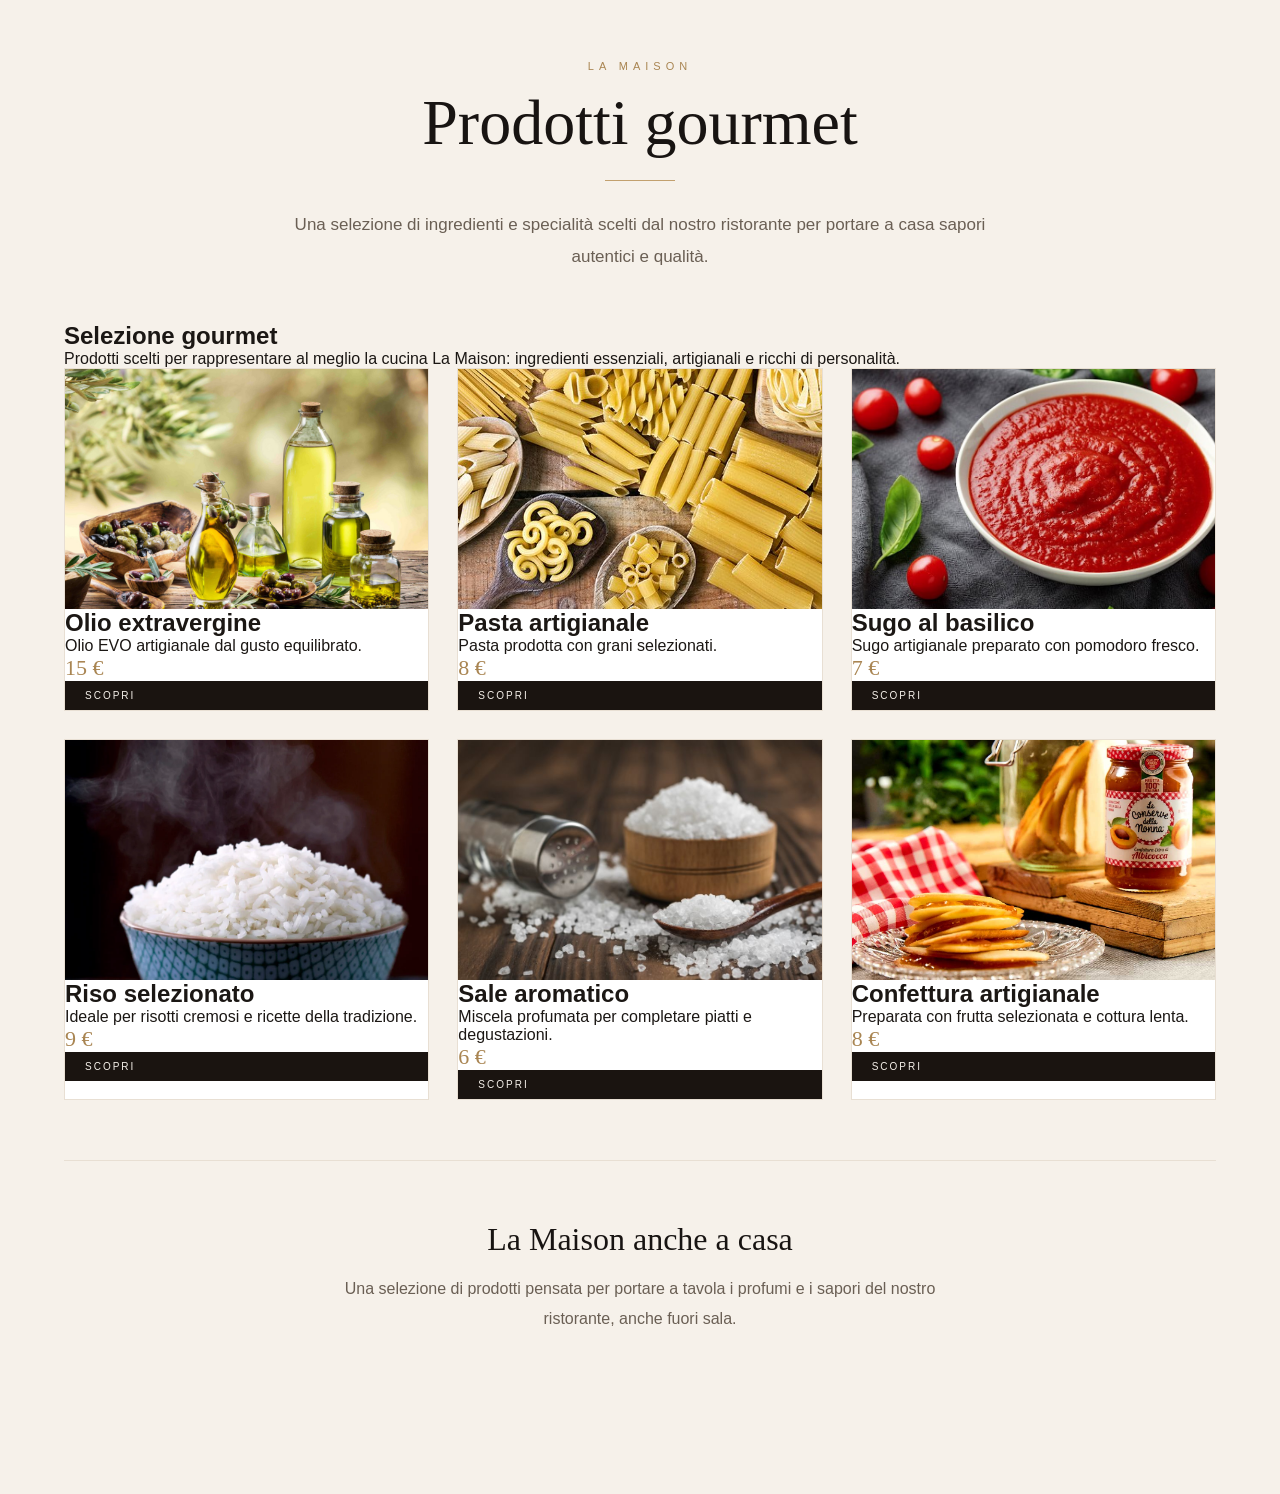
<file: paginehtml/gourmet.html>
<!DOCTYPE html>
<html lang="it">
	<head>
		<meta charset="UTF-8">
		<title>Prodotti gourmet - La Maison</title>
		<link rel="stylesheet" href="../css/shop.css">
	</head>

	<body>

		<section class="pagina-prodotti">

			<p class="sottotitolo-categoria">La Maison</p>
			<h1 class="titolo-shop">Prodotti gourmet</h1>

			<p class="testo-shop">
				Una selezione di ingredienti e specialità scelti dal nostro ristorante
				per portare a casa sapori autentici e qualità.
			</p>

			<div class="hero-categoria hero-gourmet"></div>

			<div class="descrizione-categoria">
				<h2>Selezione gourmet</h2>
				<p>
					Prodotti scelti per rappresentare al meglio la cucina La Maison: ingredienti essenziali,
					artigianali e ricchi di personalità.
				</p>
			</div>

			<div class="griglia-prodotti">

				<div class="prodotto">
					<img src="../CartellaImage/olio.jpg" alt="Olio extravergine">
					<h2>Olio extravergine</h2>
					<p>Olio EVO artigianale dal gusto equilibrato.</p>
					<span class="prezzo">15 €</span>
					<a class="bottone-shop">Scopri</a>
				</div>

				<div class="prodotto">
					<img src="../CartellaImage/pasta.jpg" alt="Pasta artigianale">
					<h2>Pasta artigianale</h2>
					<p>Pasta prodotta con grani selezionati.</p>
					<span class="prezzo">8 €</span>
					<a class="bottone-shop">Scopri</a>
				</div>

				<div class="prodotto">
					<img src="../CartellaImage/sugo.jpg" alt="Sugo al basilico">
					<h2>Sugo al basilico</h2>
					<p>Sugo artigianale preparato con pomodoro fresco.</p>
					<span class="prezzo">7 €</span>
					<a class="bottone-shop">Scopri</a>
				</div>

				<div class="prodotto">
					<img src="../CartellaImage/riso.jpg" alt="Riso selezionato">
					<h2>Riso selezionato</h2>
					<p>Ideale per risotti cremosi e ricette della tradizione.</p>
					<span class="prezzo">9 €</span>
					<a class="bottone-shop">Scopri</a>
				</div>

				<div class="prodotto">
					<img src="../CartellaImage/sale.jpg" alt="Sale aromatico">
					<h2>Sale aromatico</h2>
					<p>Miscela profumata per completare piatti e degustazioni.</p>
					<span class="prezzo">6 €</span>
					<a class="bottone-shop">Scopri</a>
				</div>

				<div class="prodotto">
					<img src="../CartellaImage/confettura.jpg" alt="Confettura">
					<h2>Confettura artigianale</h2>
					<p>Preparata con frutta selezionata e cottura lenta.</p>
					<span class="prezzo">8 €</span>
					<a class="bottone-shop">Scopri</a>
				</div>

			</div>

			<div class="sezione-finale">
				<h2>La Maison anche a casa</h2>
				<p>
					Una selezione di prodotti pensata per portare a tavola i profumi e i sapori
					del nostro ristorante, anche fuori sala.
				</p>
			</div>

		</section>

	</body>
</html>
</file>
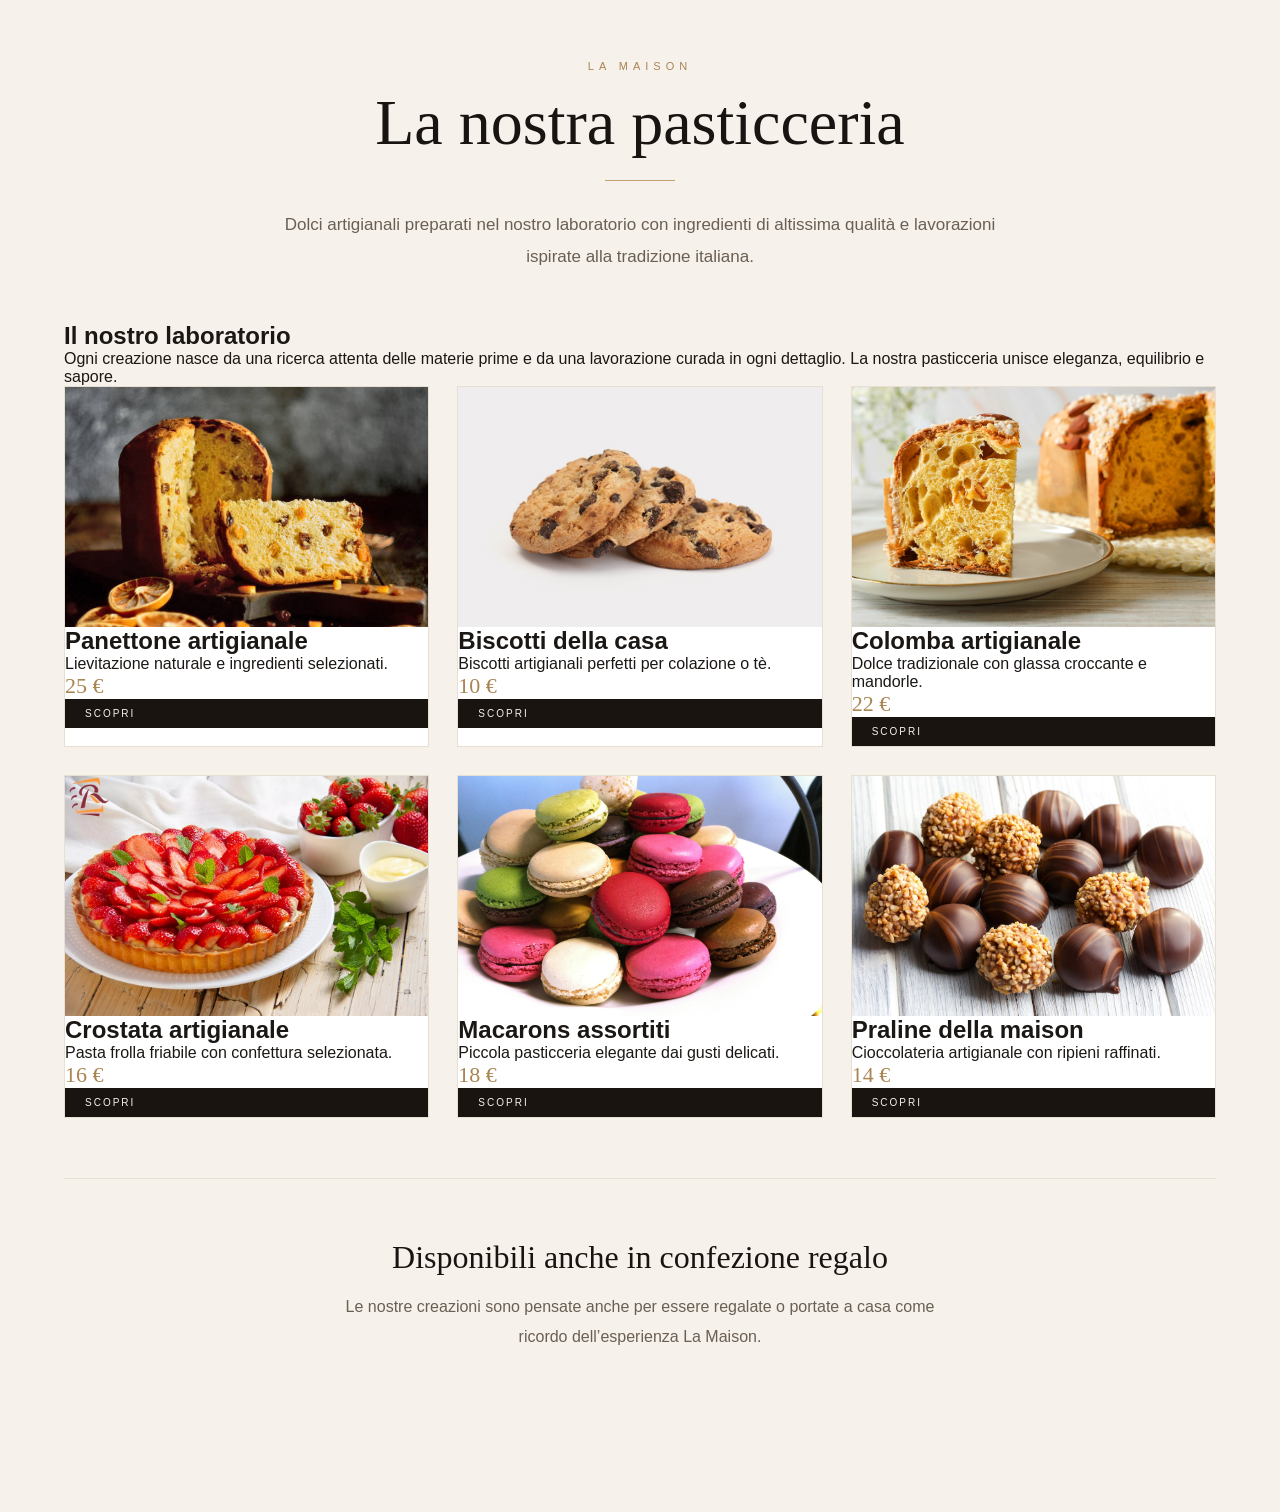
<file: paginehtml/pasticceria.html>
<!DOCTYPE html>
<html lang="it">
	<head>
		<meta charset="UTF-8">
		<title>Pasticceria - La Maison</title>
		<link rel="stylesheet" href="../css/shop.css">
	</head>

	<body>

		<section class="pagina-prodotti">

			<p class="sottotitolo-categoria">La Maison</p>
			<h1 class="titolo-shop">La nostra pasticceria</h1>

			<p class="testo-shop">
				Dolci artigianali preparati nel nostro laboratorio con ingredienti
				di altissima qualità e lavorazioni ispirate alla tradizione italiana.
			</p>

			<div class="hero-categoria hero-pasticceria"></div>

			<div class="descrizione-categoria">
				<h2>Il nostro laboratorio</h2>
				<p>
					Ogni creazione nasce da una ricerca attenta delle materie prime e da una lavorazione
					curada in ogni dettaglio. La nostra pasticceria unisce eleganza, equilibrio e sapore.
				</p>
			</div>

			<div class="griglia-prodotti">

				<div class="prodotto">
					<img src="../CartellaImage/panettone.jpg" alt="Panettone artigianale">
					<h2>Panettone artigianale</h2>
					<p>Lievitazione naturale e ingredienti selezionati.</p>
					<span class="prezzo">25 €</span>
					<a class="bottone-shop">Scopri</a>
				</div>

				<div class="prodotto">
					<img src="../CartellaImage/biscotti.jpg" alt="Biscotti della casa">
					<h2>Biscotti della casa</h2>
					<p>Biscotti artigianali perfetti per colazione o tè.</p>
					<span class="prezzo">10 €</span>
					<a class="bottone-shop">Scopri</a>
				</div>

				<div class="prodotto">
					<img src="../CartellaImage/colomba.jpg" alt="Colomba artigianale">
					<h2>Colomba artigianale</h2>
					<p>Dolce tradizionale con glassa croccante e mandorle.</p>
					<span class="prezzo">22 €</span>
					<a class="bottone-shop">Scopri</a>
				</div>

				<div class="prodotto">
					<img src="../CartellaImage/crostata.jpg" alt="Crostata">
					<h2>Crostata artigianale</h2>
					<p>Pasta frolla friabile con confettura selezionata.</p>
					<span class="prezzo">16 €</span>
					<a class="bottone-shop">Scopri</a>
				</div>

				<div class="prodotto">
					<img src="../CartellaImage/macarons.jpg" alt="Macarons">
					<h2>Macarons assortiti</h2>
					<p>Piccola pasticceria elegante dai gusti delicati.</p>
					<span class="prezzo">18 €</span>
					<a class="bottone-shop">Scopri</a>
				</div>

				<div class="prodotto">
					<img src="../CartellaImage/praline.jpg" alt="Praline">
					<h2>Praline della maison</h2>
					<p>Cioccolateria artigianale con ripieni raffinati.</p>
					<span class="prezzo">14 €</span>
					<a class="bottone-shop">Scopri</a>
				</div>

			</div>

			<div class="sezione-finale">
				<h2>Disponibili anche in confezione regalo</h2>
				<p>
					Le nostre creazioni sono pensate anche per essere regalate o portate a casa
					come ricordo dell’esperienza La Maison.
				</p>
			</div>

		</section>

	</body>
</html>
</file>
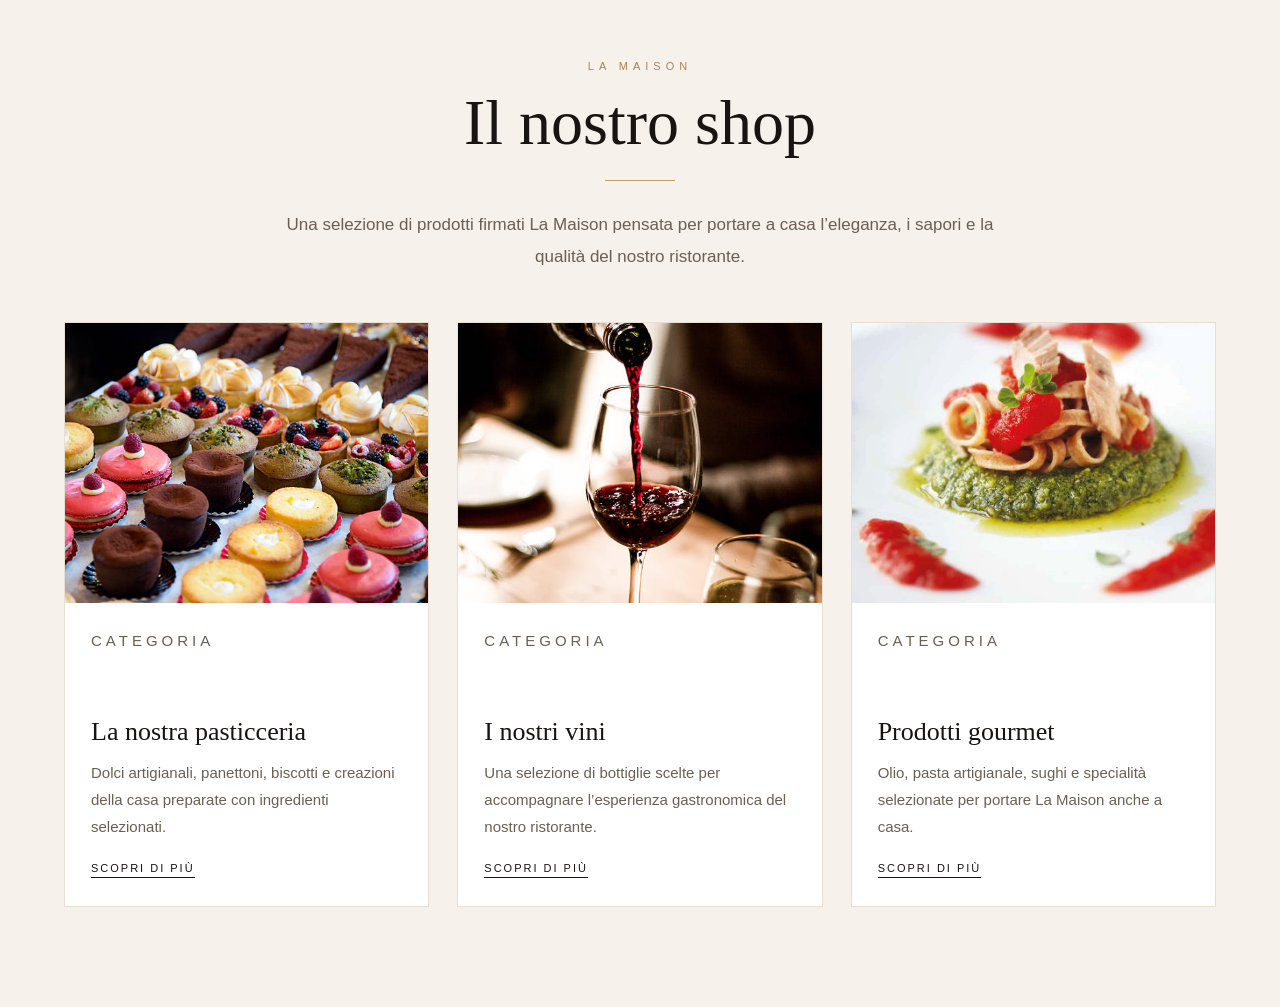
<file: paginehtml/shop.html>
<!DOCTYPE html>
<html lang="it">
	<head>
		<meta charset="UTF-8">
		<title>Shop - La Maison</title>
		<link rel="stylesheet" href="../css/shop.css">
	</head>

	<body>

		<section class="pagina-shop">

			<p class="sottotitolo-categoria">LA MAISON</p>
			<h1 class="titolo-shop">Il nostro shop</h1>

			<p class="testo-shop">
				Una selezione di prodotti firmati La Maison pensata per portare a casa
				l’eleganza, i sapori e la qualità del nostro ristorante.
			</p>

			<div class="griglia-categorie">

				<a href="pasticceria.html" class="scheda-categoria">
					<img src="../CartellaImage/pasticceria.jpg" alt="La nostra pasticceria">

					<div class="contenuto-categoria">
						<p class="categoria-piccola">Categoria</p>
						<h2>La nostra pasticceria</h2>
						<p>
							Dolci artigianali, panettoni, biscotti e creazioni della casa
							preparate con ingredienti selezionati.
						</p>
						<span class="link-categoria">Scopri di più</span>
					</div>
				</a>

				<a href="vini.html" class="scheda-categoria">
					<img src="../CartellaImage/vino.jpg" alt="I nostri vini">

					<div class="contenuto-categoria">
						<p class="categoria-piccola">Categoria</p>
						<h2>I nostri vini</h2>
						<p>
							Una selezione di bottiglie scelte per accompagnare
							l’esperienza gastronomica del nostro ristorante.
						</p>
						<span class="link-categoria">Scopri di più</span>
					</div>
				</a>

				<a href="gourmet.html" class="scheda-categoria">
					<img src="../CartellaImage/gourmet.jpg" alt="Prodotti gourmet">

					<div class="contenuto-categoria">
						<p class="categoria-piccola">Categoria</p>
						<h2>Prodotti gourmet</h2>
						<p>
							Olio, pasta artigianale, sughi e specialità selezionate
							per portare La Maison anche a casa.
						</p>
						<span class="link-categoria">Scopri di più</span>
					</div>
				</a>

			</div>

		</section>

	</body>
</html>
</file>
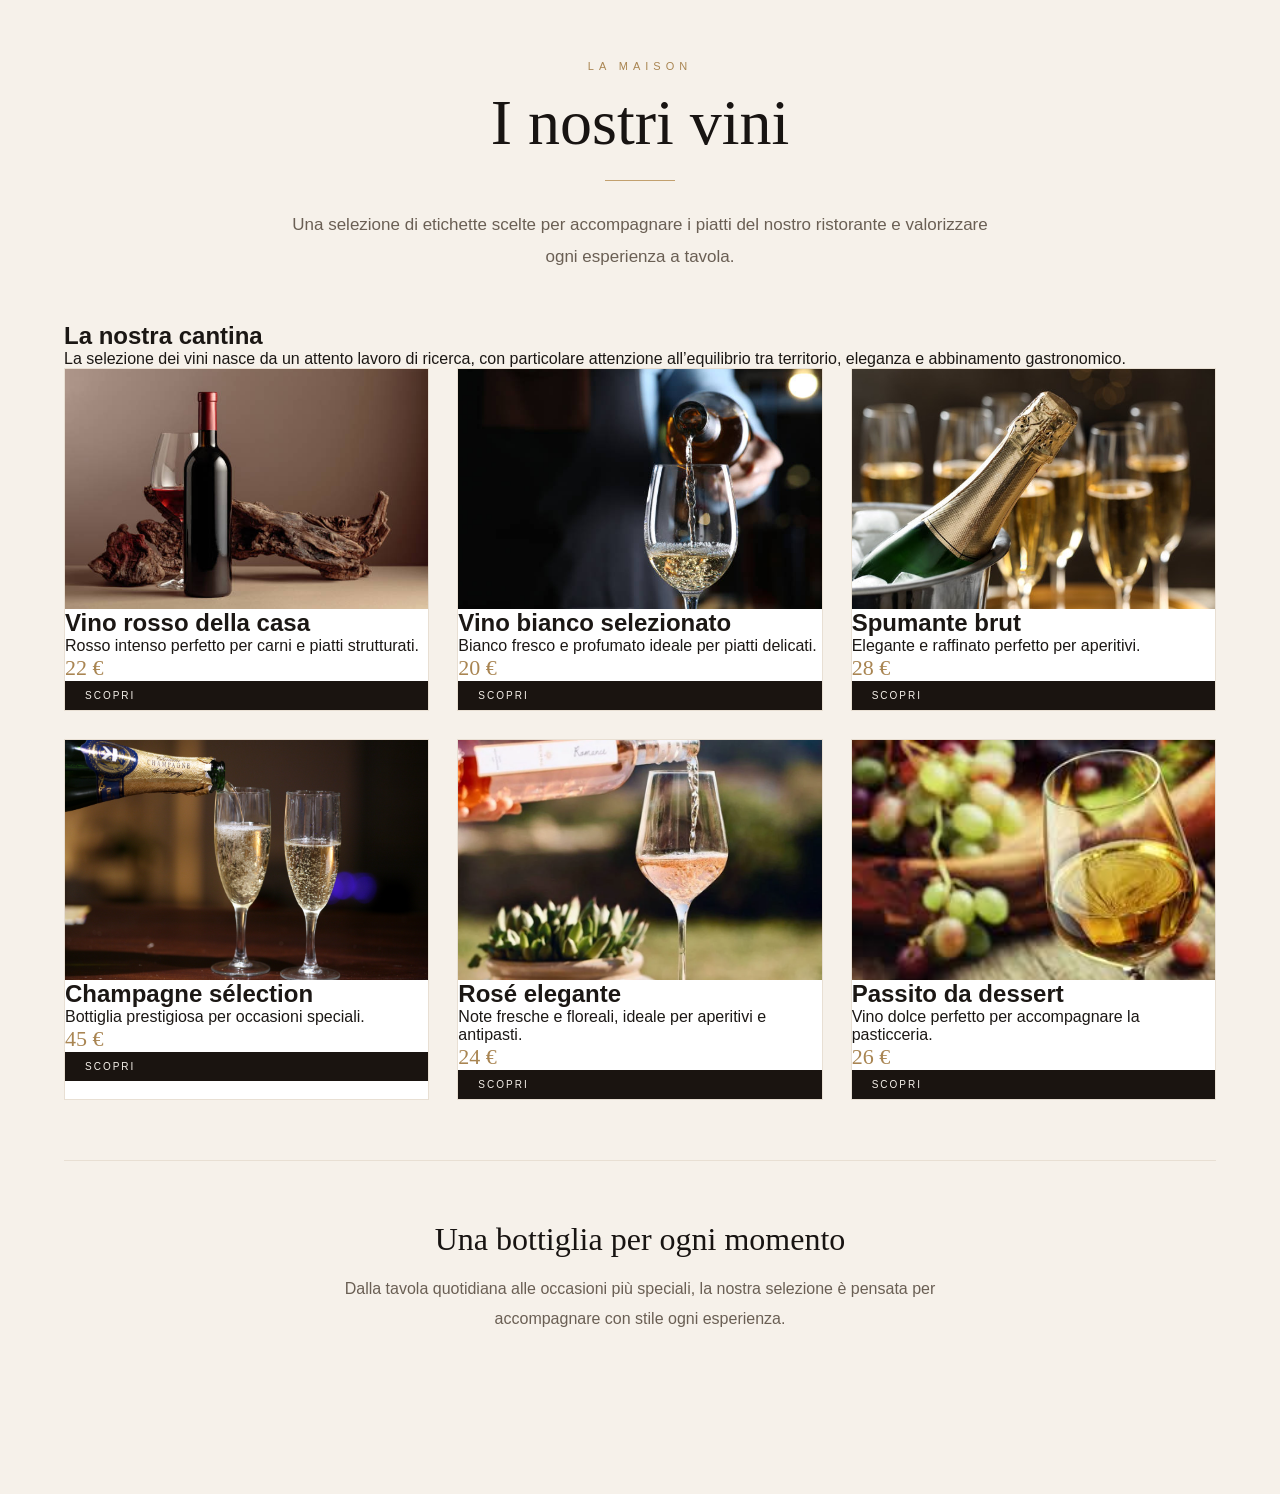
<file: paginehtml/vini.html>
<!DOCTYPE html>
<html lang="it">
	<head>
		<meta charset="UTF-8">
		<title>Vini - La Maison</title>
		<link rel="stylesheet" href="../css/shop.css">
	</head>

	<body>

		<section class="pagina-prodotti">

			<p class="sottotitolo-categoria">La Maison</p>
			<h1 class="titolo-shop">I nostri vini</h1>

			<p class="testo-shop">
				Una selezione di etichette scelte per accompagnare i piatti del nostro ristorante
				e valorizzare ogni esperienza a tavola.
			</p>

			<div class="hero-categoria hero-vini"></div>

			<div class="descrizione-categoria">
				<h2>La nostra cantina</h2>
				<p>
					La selezione dei vini nasce da un attento lavoro di ricerca, con particolare attenzione
					all’equilibrio tra territorio, eleganza e abbinamento gastronomico.
				</p>
			</div>

			<div class="griglia-prodotti">

				<div class="prodotto">
					<img src="../CartellaImage/vinorosso.jpg" alt="Vino rosso">
					<h2>Vino rosso della casa</h2>
					<p>Rosso intenso perfetto per carni e piatti strutturati.</p>
					<span class="prezzo">22 €</span>
					<a class="bottone-shop">Scopri</a>
				</div>

				<div class="prodotto">
					<img src="../CartellaImage/vinobianco.jpg" alt="Vino bianco">
					<h2>Vino bianco selezionato</h2>
					<p>Bianco fresco e profumato ideale per piatti delicati.</p>
					<span class="prezzo">20 €</span>
					<a class="bottone-shop">Scopri</a>
				</div>

				<div class="prodotto">
					<img src="../CartellaImage/spumante.jpg" alt="Spumante">
					<h2>Spumante brut</h2>
					<p>Elegante e raffinato perfetto per aperitivi.</p>
					<span class="prezzo">28 €</span>
					<a class="bottone-shop">Scopri</a>
				</div>

				<div class="prodotto">
					<img src="../CartellaImage/champagne.jpg" alt="Champagne">
					<h2>Champagne sélection</h2>
					<p>Bottiglia prestigiosa per occasioni speciali.</p>
					<span class="prezzo">45 €</span>
					<a class="bottone-shop">Scopri</a>
				</div>

				<div class="prodotto">
					<img src="../CartellaImage/rose.jpg" alt="Rosé">
					<h2>Rosé elegante</h2>
					<p>Note fresche e floreali, ideale per aperitivi e antipasti.</p>
					<span class="prezzo">24 €</span>
					<a class="bottone-shop">Scopri</a>
				</div>

				<div class="prodotto">
					<img src="../CartellaImage/passito.jpg" alt="Passito">
					<h2>Passito da dessert</h2>
					<p>Vino dolce perfetto per accompagnare la pasticceria.</p>
					<span class="prezzo">26 €</span>
					<a class="bottone-shop">Scopri</a>
				</div>

			</div>

			<div class="sezione-finale">
				<h2>Una bottiglia per ogni momento</h2>
				<p>
					Dalla tavola quotidiana alle occasioni più speciali, la nostra selezione è pensata
					per accompagnare con stile ogni esperienza.
				</p>
			</div>

		</section>

	</body>
</html>
</file>
<file: css/shop.css>
* {
    margin: 0;
    padding: 0;
    box-sizing: border-box;
}

body {
    background: #f6f1ea;
    color: #1b1714;
    font-family: "Helvetica Neue", Arial, sans-serif;
}
.prodotto img {
    width: 100%;
    height: 240px;
    object-fit: cover;
    display: block;
    transition: transform 0.5s ease;
    overflow: hidden;
}

.prodotto:hover img {
    transform: scale(1.04);
}

/* ── HERO PAGINA CATEGORIA ── */
.hero-pagina {
    height: 480px;
    background-size: cover;
    background-position: center;
    display: flex;
    align-items: flex-end;
    padding: 60px 60px;
    position: relative;
    margin-top: 72px;
}

.hero-pagina::after {
    content: "";
    position: absolute;
    inset: 0;
    background: linear-gradient(to top, rgba(0,0,0,0.6) 0%, rgba(0,0,0,0.1) 60%);
}

.hero-pagina-testo {
    position: relative;
    z-index: 1;
}

.hero-pagina-label {
    font-size: 11px;
    letter-spacing: 5px;
    text-transform: uppercase;
    color: #c2a06e;
    margin-bottom: 12px;
}

.hero-pagina-testo h1 {
    font-family: Georgia, "Times New Roman", serif;
    font-size: 56px;
    font-weight: 400;
    color: #f6f1ea;
    line-height: 1.1;
}

/* ── CONTENITORE ── */
.pagina-shop, .pagina-prodotti {
    max-width: 1200px;
    margin: 0 auto;
    padding: 60px 24px 100px;
}

/* ── BREADCRUMB ── */
.breadcrumb {
    font-size: 13px;
    color: #a98552;
    margin-bottom: 40px;
    letter-spacing: 1px;
}

.breadcrumb a {
    color: #a98552;
    text-decoration: none;
    border-bottom: 1px solid #a98552;
}

.breadcrumb span {
    color: #6a5f54;
}

/* ── INTESTAZIONI ── */
.sottotitolo-categoria {
    text-align: center;
    font-size: 11px;
    letter-spacing: 5px;
    text-transform: uppercase;
    color: #a98552;
    margin-bottom: 14px;
}

.titolo-shop {
    font-family: Georgia, "Times New Roman", serif;
    font-size: 64px;
    font-weight: 400;
    text-align: center;
    color: #181412;
}

.titolo-shop::after {
    content: "";
    display: block;
    width: 70px;
    height: 1px;
    background: #c2a06e;
    margin: 20px auto 0;
}

.testo-shop {
    max-width: 720px;
    margin: 28px auto 48px;
    text-align: center;
    font-size: 17px;
    line-height: 1.9;
    color: #6a5f54;
}

/* ── GRIGLIA CATEGORIE ── */
.griglia-categorie {
    display: grid;
    grid-template-columns: repeat(3, 1fr);
    gap: 28px;
}

.scheda-categoria {
    display: block;
    text-decoration: none;
    color: inherit;
    background: #ffffff;
    border: 1px solid #e8dfd3;
    overflow: hidden;
    transition: transform 0.35s ease, box-shadow 0.35s ease;
}

.scheda-categoria:hover {
    transform: translateY(-8px);
    box-shadow: 0 24px 48px rgba(0,0,0,0.10);
}

.scheda-categoria img {
    width: 100%;
    height: 280px;
    object-fit: cover;
    display: block;
    transition: transform 0.5s ease;
}

.scheda-categoria:hover img {
    transform: scale(1.04);
}

.contenuto-categoria {
    padding: 24px 26px 28px;
}

.categoria-piccola {
    font-size: 10px;
    letter-spacing: 4px;
    text-transform: uppercase;
    color: #a98552;
    margin-bottom: 10px;
}

.contenuto-categoria h2 {
    font-family: Georgia, "Times New Roman", serif;
    font-size: 26px;
    font-weight: 400;
    color: #181412;
    margin-bottom: 12px;
}

.contenuto-categoria p {
    font-size: 15px;
    line-height: 1.8;
    color: #6a5f54;
    margin-bottom: 18px;
    min-height: 72px;
}

.link-categoria {
    display: inline-block;
    font-size: 11px;
    letter-spacing: 2px;
    text-transform: uppercase;
    color: #181412;
    border-bottom: 1px solid #181412;
    padding-bottom: 3px;
    transition: color 0.2s, border-color 0.2s;
}

.scheda-categoria:hover .link-categoria {
    color: #a98552;
    border-color: #a98552;
}

/* ── GRIGLIA PRODOTTI ── */
.griglia-prodotti {
    display: grid;
    grid-template-columns: repeat(3, 1fr);
    gap: 28px;
    margin-bottom: 60px;
}

.prodotto {
    background: #ffffff;
    border: 1px solid #e8dfd3;
    overflow: hidden;
    display: flex;
    flex-direction: column;
    transition: transform 0.3s ease, box-shadow 0.3s ease;
}

.prodotto:hover {
    transform: translateY(-5px);
    box-shadow: 0 16px 36px rgba(0,0,0,0.08);
}

.prodotto-img {
    width: 100%;
    height: 240px;
    background-size: cover;
    background-position: center;
    transition: transform 0.5s ease;
}

.prodotto:hover .prodotto-img {
    transform: scale(1.04);
}

.prodotto-body {
    padding: 20px 20px 0;
    flex: 1;
    display: flex;
    flex-direction: column;
}

.prodotto-body h2 {
    font-family: Georgia, serif;
    font-size: 20px;
    font-weight: 400;
    color: #181412;
    margin-bottom: 8px;
}

.prodotto-body p {
    font-size: 14px;
    color: #6a5f54;
    line-height: 1.7;
    flex: 1;
    margin-bottom: 16px;
}

.prodotto-footer {
    display: flex;
    align-items: center;
    justify-content: space-between;
    padding: 16px 0 20px;
    border-top: 1px solid #f0ece5;
}

.prezzo {
    font-family: Georgia, serif;
    font-size: 22px;
    color: #a98552;
    font-weight: 400;
}

.bottone-shop {
    display: inline-block;
    padding: 9px 20px;
    background: #1a1410;
    color: #f6f1ea;
    font-size: 10px;
    letter-spacing: 2px;
    text-transform: uppercase;
    text-decoration: none;
    border: none;
    cursor: pointer;
    font-family: inherit;
    transition: background 0.2s;
}

.bottone-shop:hover {
    background: #a98552;
}

/* ── SEZIONE FINALE ── */
.sezione-finale {
    text-align: center;
    padding: 60px 0;
    border-top: 1px solid #e8dfd3;
}

.sezione-finale h2 {
    font-family: Georgia, serif;
    font-size: 32px;
    font-weight: 400;
    color: #181412;
    margin-bottom: 16px;
}

.sezione-finale p {
    max-width: 640px;
    margin: 0 auto;
    line-height: 1.9;
    color: #6a5f54;
    font-size: 16px;
}
</file>
